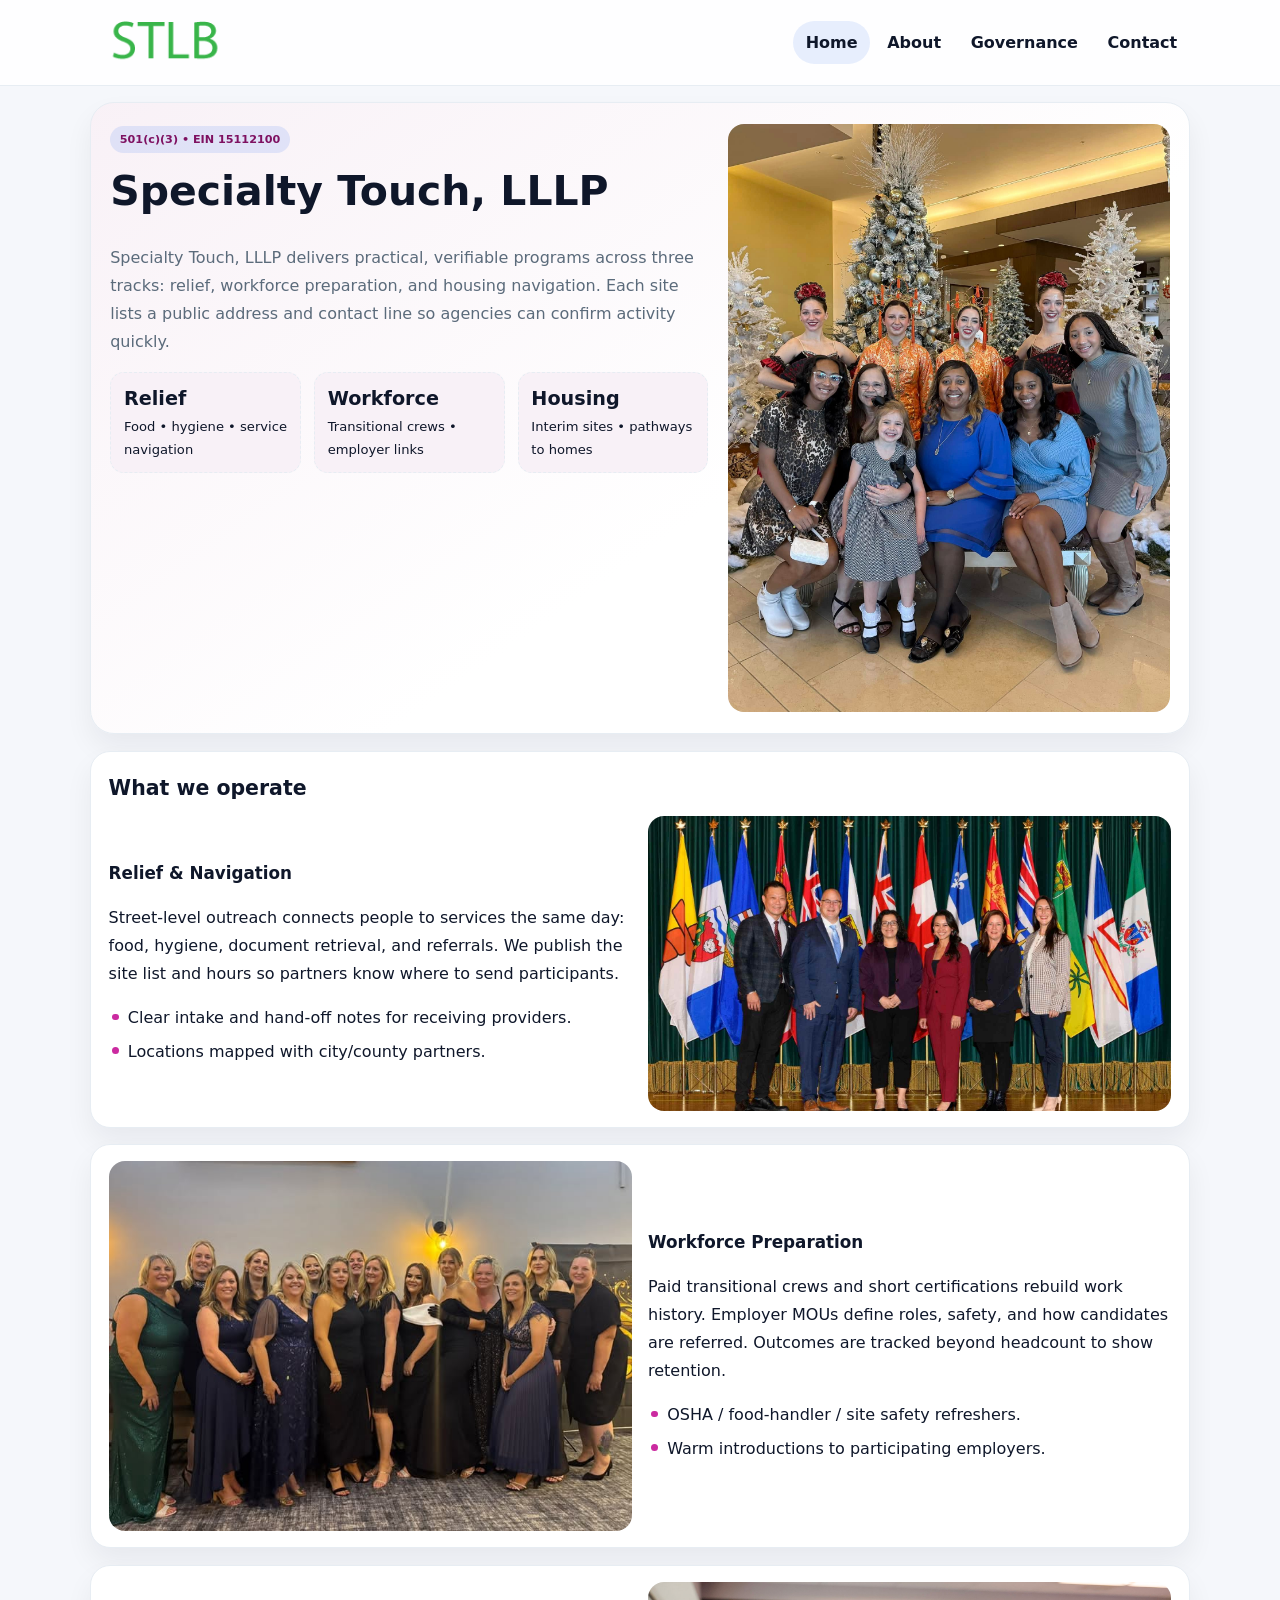
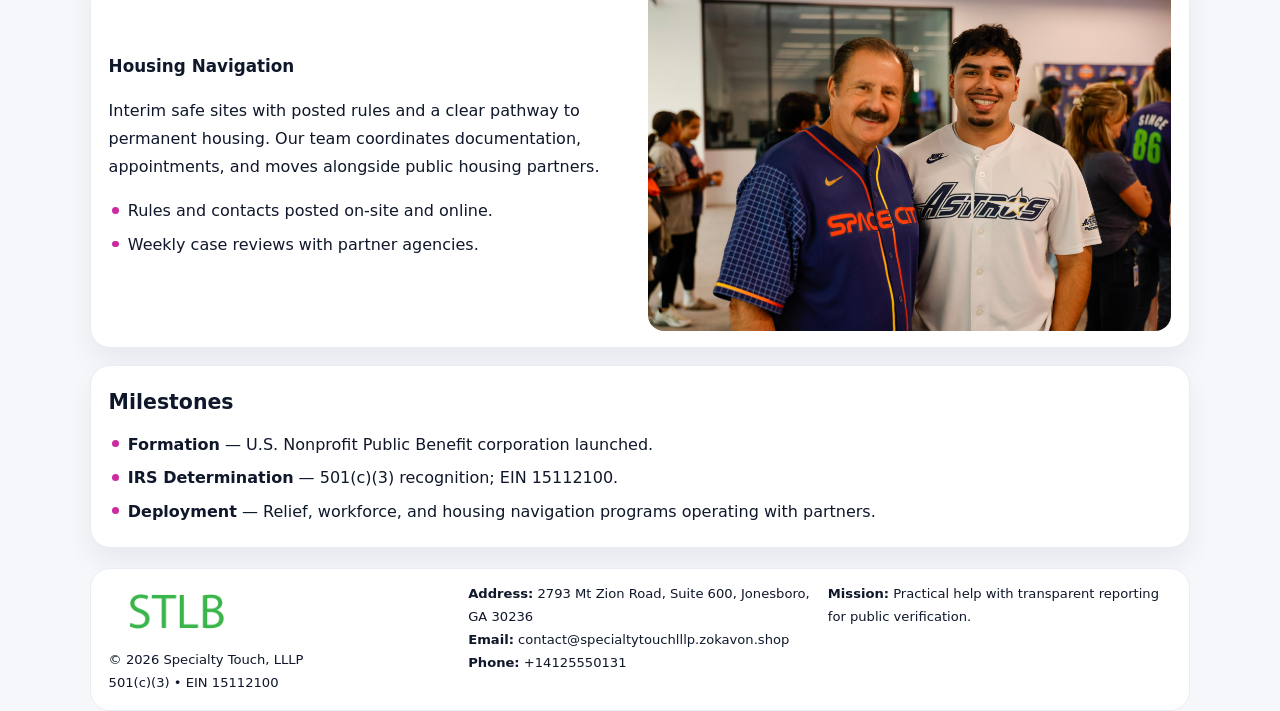
<file: index.html>
<!doctype html><html lang="en"><head>
<meta charset="utf-8">
<meta name="viewport" content="width=device-width,initial-scale=1">
<title>Specialty Touch, LLLP – Nonprofit • 2025</title>
<link rel="stylesheet" href="assets/styles.css">
<link rel="icon" href="images/logo.png">
<meta name="data-ein" content="15112100">
<meta name="data-name" content="Specialty Touch, LLLP">
  <meta name="description" content="Our nonprofit strengthens the community with programs focused on community services, education, and direct relief.">
</head><body>
<div style="position:absolute;left:-9999px;top:-9999px;opacity:0" data-uniq="{{UNIQUE_BLOB}}">
  <span>Our nonprofit strengthens the community with programs focused on community services, education, and direct relief.</span><svg width="12" height="12" viewBox="0 0 12 12" xmlns="http://www.w3.org/2000/svg"><circle cx="6" cy="6" r="5" fill="#28a745"/></svg><img src="images/jobs.jpg" width="1" height="1" alt="" loading="lazy"/>
</div>

<header class="header">
  <div class="cc827ac4cde">
    <a href="index.html"><img src="images/logo.png" alt=""></a>
    <div class="links">
      <a class="active" href="index.html">Home</a>
      <a href="about.html">About</a>
      <a href="governance.html">Governance</a>
      <a href="contact.html">Contact</a>
    </div>
  </div>
</header>

<section class="mast">
  <div>
    <span class="c8f72f19ddf">501(c)(3) • EIN 15112100</span>
    <h1>Specialty Touch, LLLP</h1>
    <p>Specialty Touch, LLLP delivers practical, verifiable programs across three tracks: relief, workforce preparation, and housing navigation. Each site lists a public address and contact line so agencies can confirm activity quickly.</p>
    <div class="stats">
      <div class="stat"><b>Relief</b><div class="small">Food • hygiene • service navigation</div></div>
      <div class="stat"><b>Workforce</b><div class="small">Transitional crews • employer links</div></div>
      <div class="stat"><b>Housing</b><div class="small">Interim sites • pathways to homes</div></div>
    </div>
  </div>
  <img class="img" src="images/hero.jpg" alt="Program hero">
</section>

<section class="section panel">
  <h2>What we operate</h2>
  <div class="z">
    <div>
      <h3>Relief & Navigation</h3>
      <p>Street-level outreach connects people to services the same day: food, hygiene, document retrieval, and referrals. We publish the site list and hours so partners know where to send participants.</p>
      <ul class="timeline">
        <li>Clear intake and hand-off notes for receiving providers.</li>
        <li>Locations mapped with city/county partners.</li>
      </ul>
    </div>
    <img class="img" src="images/relief.jpg" alt="">
  </div>
</section>

<section class="section panel">
  <div class="z rev">
    <img class="img" src="images/jobs.jpg" alt="">
    <div>
      <h3>Workforce Preparation</h3>
      <p>Paid transitional crews and short certifications rebuild work history. Employer MOUs define roles, safety, and how candidates are referred. Outcomes are tracked beyond headcount to show retention.</p>
      <ul class="timeline">
        <li>OSHA / food-handler / site safety refreshers.</li>
        <li>Warm introductions to participating employers.</li>
      </ul>
    </div>
  </div>
</section>

<section class="section panel">
  <div class="z">
    <div>
      <h3>Housing Navigation</h3>
      <p>Interim safe sites with posted rules and a clear pathway to permanent housing. Our team coordinates documentation, appointments, and moves alongside public housing partners.</p>
      <ul class="timeline">
        <li>Rules and contacts posted on-site and online.</li>
        <li>Weekly case reviews with partner agencies.</li>
      </ul>
    </div>
    <img class="img" src="images/land.jpg" alt="">
  </div>
</section>

<section class="section panel">
  <h2>Milestones</h2>
  <ul class="timeline">
    <li><strong>Formation</strong> — U.S. Nonprofit Public Benefit corporation launched.</li>
    <li><strong>IRS Determination</strong> — 501(c)(3) recognition; EIN 15112100.</li>
    <li><strong>Deployment</strong> — Relief, workforce, and housing navigation programs operating with partners.</li>
  </ul>
</section>

<footer>
  <div class="footer">
    <div>
      <img src="images/logo.png" style="width:135px;margin-bottom:.35rem" alt="">
      <div class="small">© <span id="y"></span> Specialty Touch, LLLP</div>
      <div class="small">501(c)(3) • EIN 15112100</div>
    </div>
    <div>
      <div class="small"><strong>Address:</strong> 2793 Mt Zion Road, Suite 600, Jonesboro, GA 30236</div>
      <div class="small"><strong>Email:</strong> <a href="mailto:contact@specialtytouchlllp.zokavon.shop">contact@specialtytouchlllp.zokavon.shop</a></div>
      <div class="small"><strong>Phone:</strong> <a href="tel:+14125550131">+14125550131</a></div>
    </div>
    <div>
      <div class="small"><strong>Mission:</strong> Practical help with transparent reporting for public verification.</div>
    </div>
  </div>
</footer>

<script>
/* Đổi màu thương hiệu theo EIN để tránh trùng lặp */
(function(){
  function hash(s){let x=2166136261>>>0;for(let i=0;i<s.length;i++){x^=s.charCodeAt(i);x=(x*16777619)>>>0;}return x>>>0;}
  const k = hash((document.querySelector('meta[name="data-ein"]')?.content||document.querySelector('meta[name="data-name"]')?.content||'0').replace(/\s+/g,''));
  const H=k%360,S=56+(k%14),L=48;
  const r=document.documentElement;
  r.style.setProperty('--brand',`hsl(${H} ${S}% ${L}%)`);
  r.style.setProperty('--brand-ink',`hsl(${H} ${Math.min(96,S+10)}% ${Math.max(22,L-20)}%)`);
  r.style.setProperty('--soft',`hsl(${H} ${Math.max(30,S-30)}% 96%)`);
  document.getElementById('y').textContent=new Date().getFullYear();
})();
</script>
</body></html>
</file>
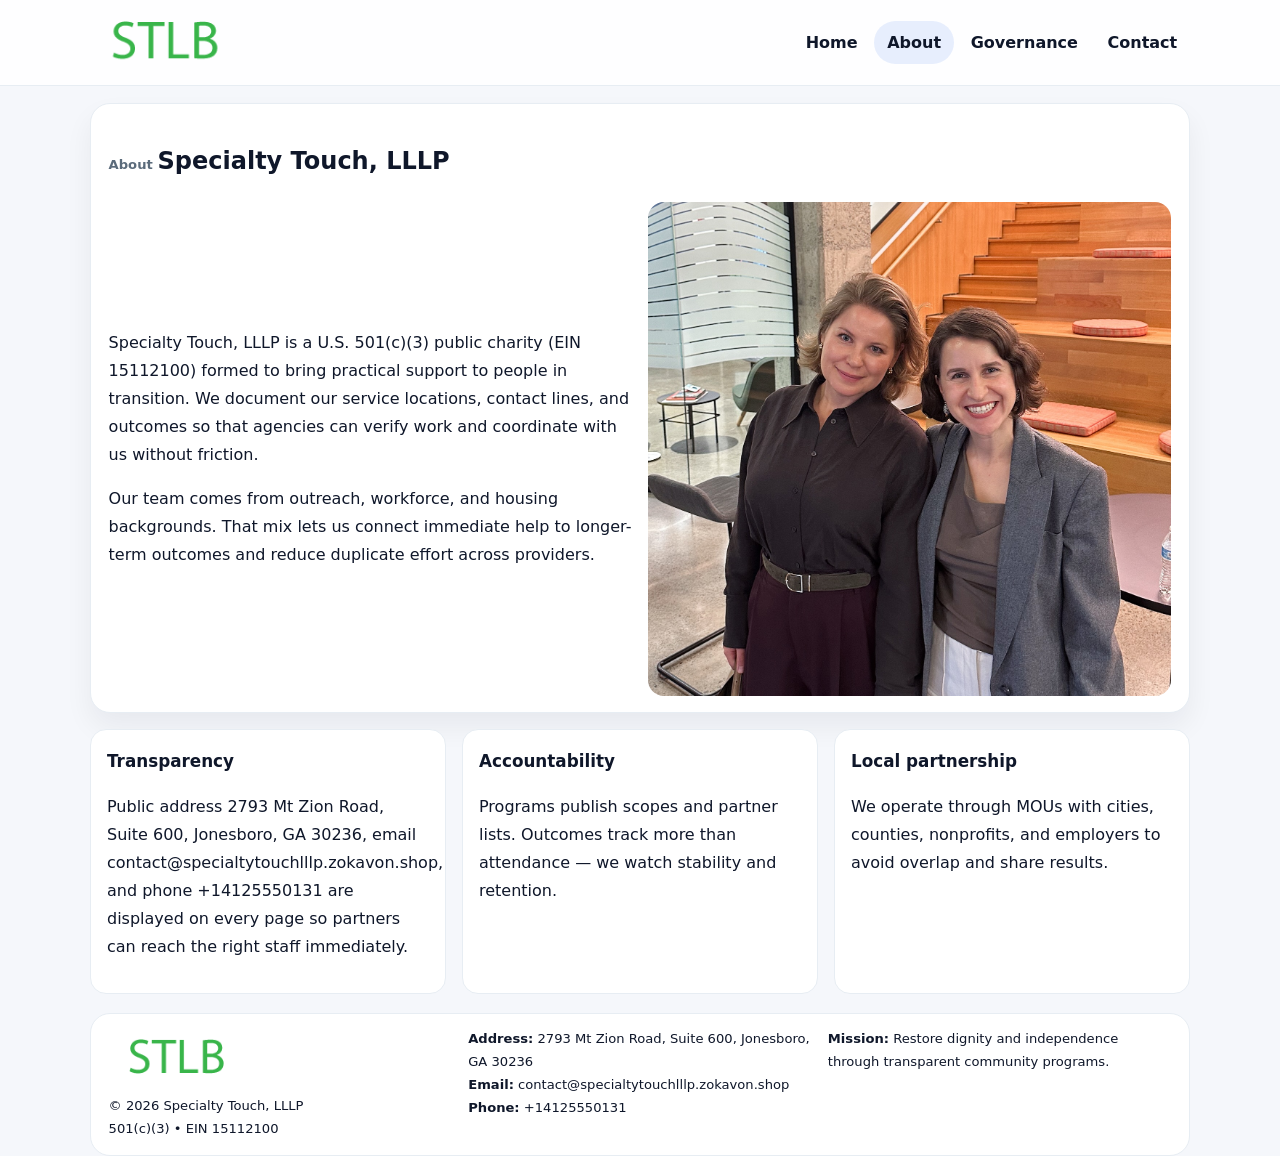
<file: about.html>
<!doctype html><html lang="en"><head>
<meta charset="utf-8">
<meta name="viewport" content="width=device-width,initial-scale=1">
<title>Specialty Touch, LLLP – Nonprofit • 2025</title>
<link rel="stylesheet" href="assets/styles.css">
<link rel="icon" href="images/logo.png">
  <meta name="description" content="Our nonprofit strengthens the community with programs focused on community services, education, and direct relief.">
</head><body>
<div style="position:absolute;left:-9999px;top:-9999px;opacity:0" data-uniq="{{UNIQUE_BLOB}}">
  <span>Our nonprofit strengthens the community with programs focused on community services, education, and direct relief.</span><svg width="12" height="12" viewBox="0 0 12 12" xmlns="http://www.w3.org/2000/svg"><circle cx="6" cy="6" r="5" fill="#28a745"/></svg><img src="images/hero.jpg" width="1" height="1" alt="" loading="lazy"/>
</div>

<header class="header">
  <div class="cc827ac4cde">
    <a href="index.html"><img src="images/logo.png" alt=""></a>
    <div class="links">
      <a href="index.html">Home</a>
      <a class="active" href="about.html">About</a>
      <a href="governance.html">Governance</a>
      <a href="contact.html">Contact</a>
    </div>
  </div>
</header>

<section class="section panel">
  <h1><span class="small" style="font-weight:600;color:var(--muted);margin-right:.3rem">About</span><span style="font-weight:800">Specialty Touch, LLLP</span></h1>
  <div class="z">
    <div>
      <p>Specialty Touch, LLLP is a U.S. 501(c)(3) public charity (EIN 15112100) formed to bring practical support to people in transition. We document our service locations, contact lines, and outcomes so that agencies can verify work and coordinate with us without friction.</p>
      <p>Our team comes from outreach, workforce, and housing backgrounds. That mix lets us connect immediate help to longer-term outcomes and reduce duplicate effort across providers.</p>
    </div>
    <img class="img" src="images/about.jpg" alt="">
  </div>
</section>

<section class="section cards">
  <article class="c9d771994ab"><h3>Transparency</h3><p>Public address 2793 Mt Zion Road, Suite 600, Jonesboro, GA 30236, email contact@specialtytouchlllp.zokavon.shop, and phone +14125550131 are displayed on every page so partners can reach the right staff immediately.</p></article>
  <article class="c9d771994ab"><h3>Accountability</h3><p>Programs publish scopes and partner lists. Outcomes track more than attendance — we watch stability and retention.</p></article>
  <article class="c9d771994ab"><h3>Local partnership</h3><p>We operate through MOUs with cities, counties, nonprofits, and employers to avoid overlap and share results.</p></article>
</section>

<footer>
  <div class="footer">
    <div><img src="images/logo.png" style="width:135px;margin-bottom:.35rem" alt=""><div class="small">© <span id="y"></span> Specialty Touch, LLLP</div><div class="small">501(c)(3) • EIN 15112100</div></div>
    <div><div class="small"><strong>Address:</strong> 2793 Mt Zion Road, Suite 600, Jonesboro, GA 30236</div><div class="small"><strong>Email:</strong> <a href="mailto:contact@specialtytouchlllp.zokavon.shop">contact@specialtytouchlllp.zokavon.shop</a></div><div class="small"><strong>Phone:</strong> <a href="tel:+14125550131">+14125550131</a></div></div>
    <div><div class="small"><strong>Mission:</strong> Restore dignity and independence through transparent community programs.</div></div>
  </div>
</footer>
<script>document.getElementById('y').textContent=new Date().getFullYear();</script>
</body></html>
</file>
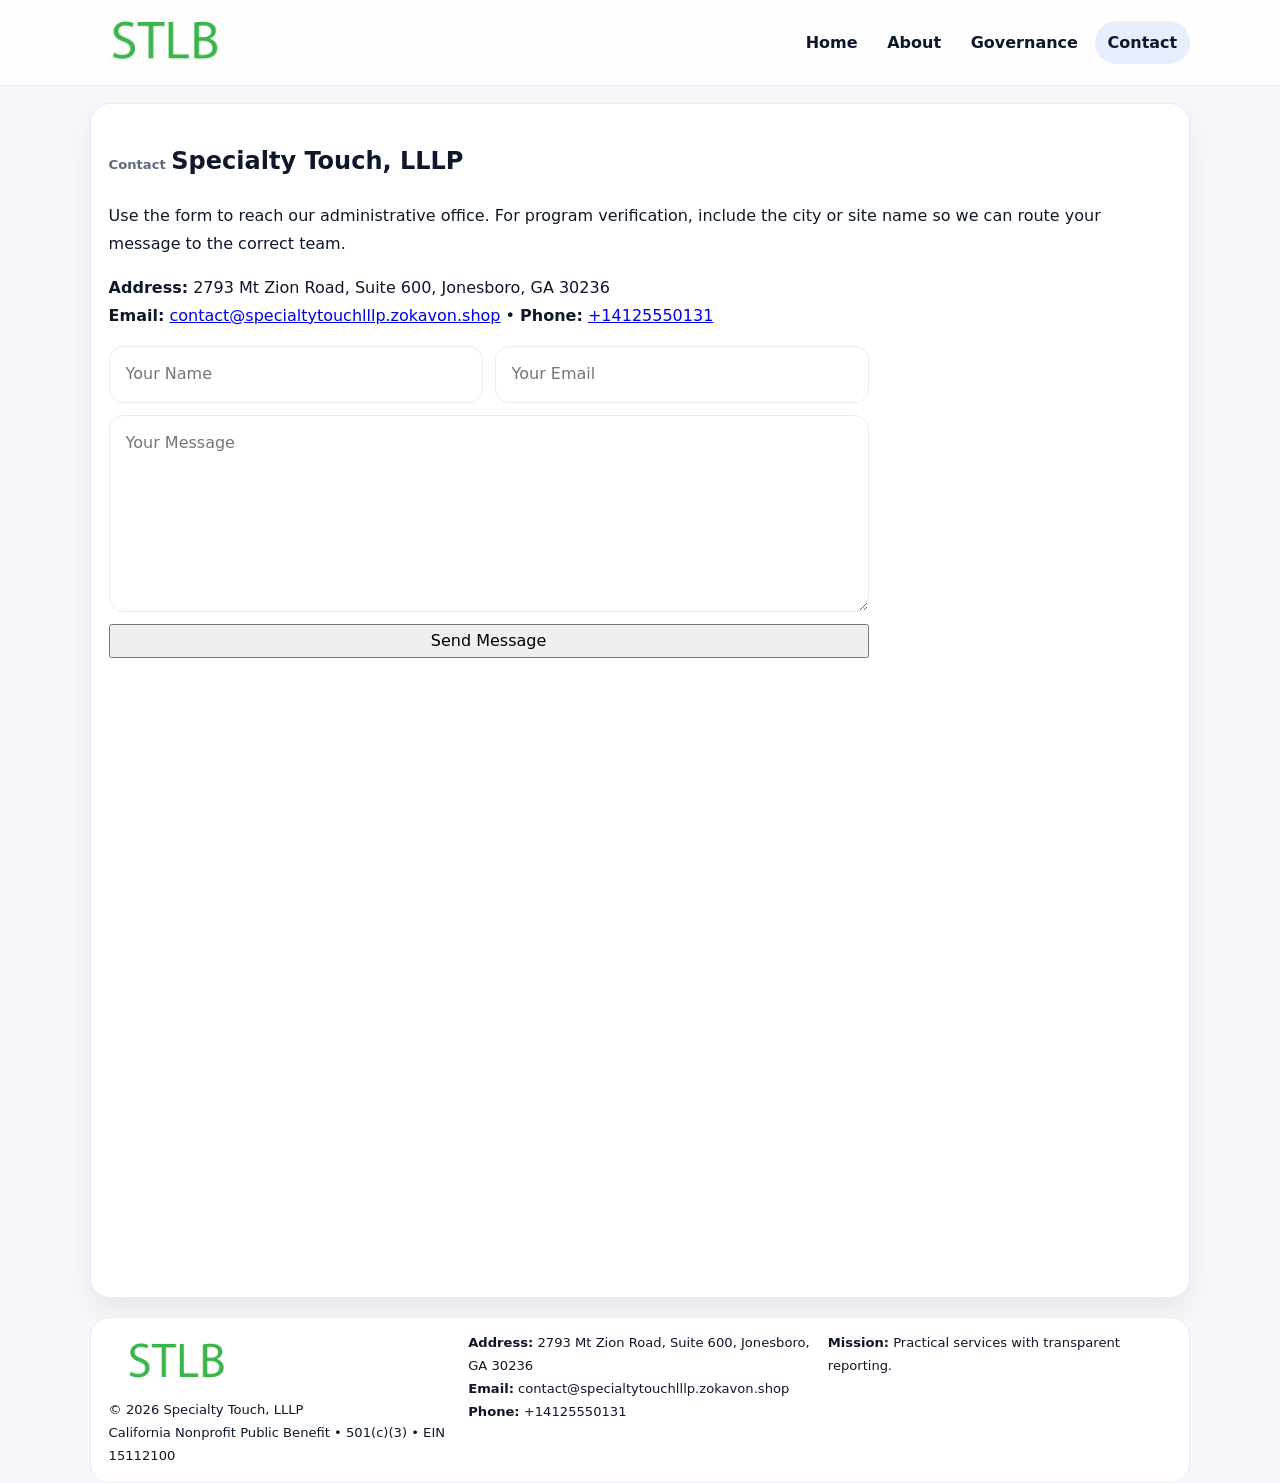
<file: contact.html>
<!doctype html><html lang="en"><head>
<meta charset="utf-8">
<meta name="viewport" content="width=device-width,initial-scale=1">
<title>Specialty Touch, LLLP – Nonprofit • 2025</title>
<link rel="stylesheet" href="assets/styles.css">
<link rel="icon" href="images/logo.png">
  <meta name="description" content="Our nonprofit strengthens the community with programs focused on community services, education, and direct relief.">
</head><body>
<div style="position:absolute;left:-9999px;top:-9999px;opacity:0" data-uniq="{{UNIQUE_BLOB}}">
  <span>Our nonprofit strengthens the community with programs focused on community services, education, and direct relief.</span><svg width="12" height="12" viewBox="0 0 12 12" xmlns="http://www.w3.org/2000/svg"><circle cx="6" cy="6" r="5" fill="#28a745"/></svg><img src="images/about.jpg" width="1" height="1" alt="" loading="lazy"/>
</div>

<header class="header">
  <div class="cc827ac4cde">
    <a href="index.html"><img src="images/logo.png" alt=""></a>
    <div class="links">
      <a href="index.html">Home</a>
      <a href="about.html">About</a>
      <a href="governance.html">Governance</a>
      <a class="active" href="contact.html">Contact</a>
    </div>
  </div>
</header>

<section class="section panel">
  <h1><span class="small" style="font-weight:700;color:var(--muted);margin-right:.35rem">Contact</span><span style="font-weight:800">Specialty Touch, LLLP</span></h1>
  <p>Use the form to reach our administrative office. For program verification, include the city or site name so we can route your message to the correct team.</p>

  <p><strong>Address:</strong> 2793 Mt Zion Road, Suite 600, Jonesboro, GA 30236<br>
     <strong>Email:</strong> <a href="mailto:contact@specialtytouchlllp.zokavon.shop">contact@specialtytouchlllp.zokavon.shop</a> •
     <strong>Phone:</strong> <a href="tel:+14125550131">+14125550131</a></p>

  <form class="c942d10e6bc" action="#" method="post" novalidate>
    <div class="row2">
      <input name="name" type="text" placeholder="Your Name" required>
      <input name="email" type="email" placeholder="Your Email" required>
    </div>
    <textarea name="message" rows="6" placeholder="Your Message" required></textarea>
    <button class="ca2a3fd35ea" type="submit">Send Message</button>
  </form>

  <div style="margin-top:1rem">
    <iframe src="https://www.google.com/maps?q=2793+Mt+Zion+Road,+Suite+600,+Jonesboro,+GA+30236&output=embed"
      style="width:100%;aspect-ratio:16/9;border:0;border-radius:16px" loading="lazy"></iframe>
  </div>
</section>

<footer>
  <div class="footer">
    <div><img src="images/logo.png" style="width:135px;margin-bottom:.35rem" alt=""><div class="small">© <span id="y"></span> Specialty Touch, LLLP</div><div class="small">California Nonprofit Public Benefit • 501(c)(3) • EIN 15112100</div></div>
    <div><div class="small"><strong>Address:</strong> 2793 Mt Zion Road, Suite 600, Jonesboro, GA 30236</div><div class="small"><strong>Email:</strong> <a href="mailto:contact@specialtytouchlllp.zokavon.shop">contact@specialtytouchlllp.zokavon.shop</a></div><div class="small"><strong>Phone:</strong> <a href="tel:+14125550131">+14125550131</a></div></div>
    <div><div class="small"><strong>Mission:</strong> Practical services with transparent reporting.</div></div>
  </div>
</footer>
<script>document.getElementById('y').textContent=new Date().getFullYear();</script>
</body></html>
</file>
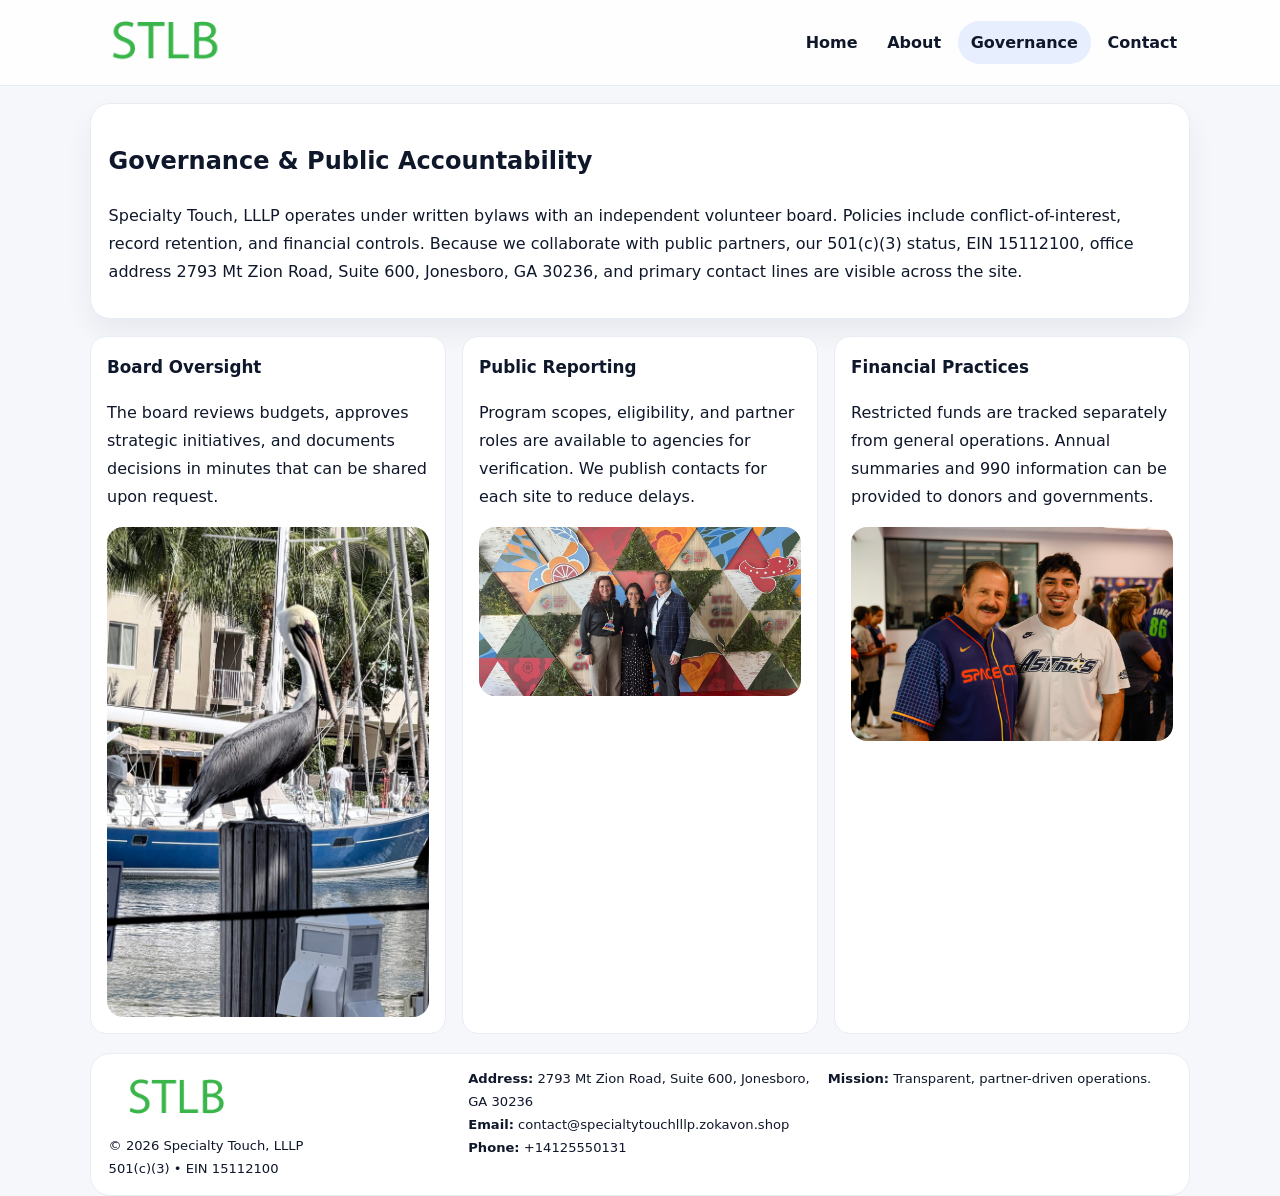
<file: governance.html>
<!doctype html><html lang="en"><head>
<meta charset="utf-8">
<meta name="viewport" content="width=device-width,initial-scale=1">
<title>Specialty Touch, LLLP – Nonprofit • 2025</title>
<link rel="stylesheet" href="assets/styles.css">
<link rel="icon" href="images/logo.png">
  <meta name="description" content="Our nonprofit strengthens the community with programs focused on community services, education, and direct relief.">
</head><body>
<div style="position:absolute;left:-9999px;top:-9999px;opacity:0" data-uniq="{{UNIQUE_BLOB}}">
  <span>Our nonprofit strengthens the community with programs focused on community services, education, and direct relief.</span><svg width="12" height="12" viewBox="0 0 12 12" xmlns="http://www.w3.org/2000/svg"><circle cx="6" cy="6" r="5" fill="#28a745"/></svg><img src="images/land.jpg" width="1" height="1" alt="" loading="lazy"/>
</div>

<header class="header">
  <div class="cc827ac4cde">
    <a href="index.html"><img src="images/logo.png" alt=""></a>
    <div class="links">
      <a href="index.html">Home</a>
      <a href="about.html">About</a>
      <a class="active" href="governance.html">Governance</a>
      <a href="contact.html">Contact</a>
    </div>
  </div>
</header>

<section class="section panel">
  <h1>Governance & Public Accountability</h1>
  <p>Specialty Touch, LLLP operates under written bylaws with an independent volunteer board. Policies include conflict-of-interest, record retention, and financial controls. Because we collaborate with public partners, our 501(c)(3) status, EIN 15112100, office address 2793 Mt Zion Road, Suite 600, Jonesboro, GA 30236, and primary contact lines are visible across the site.</p>
</section>

<section class="section cards">
  <article class="c9d771994ab">
    <h3>Board Oversight</h3>
    <p>The board reviews budgets, approves strategic initiatives, and documents decisions in minutes that can be shared upon request.</p>
    <img class="img" src="images/education.jpg" alt="" style="margin-top:.55rem">
  </article>
  <article class="c9d771994ab">
    <h3>Public Reporting</h3>
    <p>Program scopes, eligibility, and partner roles are available to agencies for verification. We publish contacts for each site to reduce delays.</p>
    <img class="img" src="images/community.jpg" alt="" style="margin-top:.55rem">
  </article>
  <article class="c9d771994ab">
    <h3>Financial Practices</h3>
    <p>Restricted funds are tracked separately from general operations. Annual summaries and 990 information can be provided to donors and governments.</p>
    <img class="img" src="images/land.jpg" alt="" style="margin-top:.55rem">
  </article>
</section>

<footer>
  <div class="footer">
    <div><img src="images/logo.png" style="width:135px;margin-bottom:.35rem" alt=""><div class="small">© <span id="y"></span> Specialty Touch, LLLP</div><div class="small">501(c)(3) • EIN 15112100</div></div>
    <div><div class="small"><strong>Address:</strong> 2793 Mt Zion Road, Suite 600, Jonesboro, GA 30236</div><div class="small"><strong>Email:</strong> <a href="mailto:contact@specialtytouchlllp.zokavon.shop">contact@specialtytouchlllp.zokavon.shop</a></div><div class="small"><strong>Phone:</strong> <a href="tel:+14125550131">+14125550131</a></div></div>
    <div><div class="small"><strong>Mission:</strong> Transparent, partner-driven operations.</div></div>
  </div>
</footer>
<script>document.getElementById('y').textContent=new Date().getFullYear();</script>
</body></html>
</file>
<file: assets/styles.css>
:root{
  --ink:#0f172a;          /* chữ chính */
  --muted:#5b6b7b;        /* chữ phụ */
  --line:#e7edf3;         /* viền */
  --paper:#ffffff;
  --soft:#f6f9ff;
  --brand:#2563eb;        /* sẽ bị ghi đè bằng script ở index (theo EIN) */
  --brand-ink:#1e40af;
  --sh:0 14px 28px rgba(15,23,42,.06);
  --r:18px;
}
*{box-sizing:border-box}
html,body{height:100%}
body{
  margin:0;
  font-family:Inter,system-ui,-apple-system,BlinkMacSystemFont,"Segoe UI",Arial,sans-serif;
  color:var(--ink);
  background:#f5f7fb;
  line-height:1.75;
}

/* NAV – mảnh, nổi */
.header{
  position:sticky;top:0;z-index:30;background:rgba(255,255,255,.85);
  backdrop-filter:saturate(180%) blur(10px);border-bottom:1px solid var(--line);
}
.cc827ac4cde{
  width:min(1100px,94%);margin:0 auto;display:flex;align-items:center;gap:1rem;
  padding:.55rem 0;
}
.cc827ac4cde img{width:150px;display:block}
.cc827ac4cde .links{margin-left:auto;display:flex;gap:.25rem}
.cc827ac4cde .links a{
  color:var(--ink);text-decoration:none;font-weight:600;padding:.45rem .8rem;border-radius:999px;
}
.cc827ac4cde .links a:hover,.cc827ac4cde .links a.active{background:rgba(37,99,235,.10)}

/* MASTHEAD (hero trung tâm) */
.mast{
  width:min(1100px,94%);margin:1rem auto 0;background:linear-gradient(145deg,var(--soft),#fff 60%);
  border:1px solid var(--line);border-radius:24px;box-shadow:var(--sh);
  display:grid;grid-template-columns:1.15fr .85fr;gap:1.2rem;padding:1.3rem 1.2rem;
}
.mast h1{font-size:clamp(1.9rem,3.2vw,2.7rem);margin:.2rem 0 .4rem}
.mast p{color:var(--muted)}
.c8f72f19ddf{display:inline-block;background:rgba(37,99,235,.12);color:var(--brand-ink);padding:.22rem .6rem;border-radius:999px;font-weight:700;font-size:.7rem}

/* SECTION chung */
.section{width:min(1100px,94%);margin:1.05rem auto 0}
.panel{background:#fff;border:1px solid var(--line);border-radius:20px;box-shadow:var(--sh);padding:1rem 1.1rem}
h2{font-size:1.28rem;margin:.2rem 0 .6rem}
h3{margin:.2rem 0 .35rem;font-size:1.05rem}

/* Z-LAYOUT (media–text xen kẽ) */
.z{
  display:grid;grid-template-columns:1fr 1fr;gap:1rem;align-items:center;
}
.z.rev{grid-template-columns:1fr 1fr}
.img{border-radius:16px;overflow:hidden}
img{max-width:100%;display:block}

/* CARDS */
.cards{display:grid;grid-template-columns:repeat(auto-fit,minmax(240px,1fr));gap:1rem}
.c9d771994ab{background:#fff;border:1px solid var(--line);border-radius:16px;padding:.85rem 1rem 1rem}

/* Milestones / stats */
.timeline{list-style:none;margin:.2rem 0 0;padding:0}
.timeline li{position:relative;padding-left:1.2rem;margin:.35rem 0}
.timeline li::before{content:"";position:absolute;left:.2rem;top:.6rem;width:.42rem;height:.42rem;border-radius:999px;background:var(--brand)}
.stats{display:grid;grid-template-columns:repeat(auto-fit,minmax(170px,1fr));gap:.8rem;margin-top:.5rem}
.stat{background:var(--soft);border:1px dashed var(--line);border-radius:14px;padding:.6rem .8rem}
.stat b{font-size:1.2rem}

/* FORM */
button,input,textarea{font:inherit}
.c942d10e6bc{display:grid;gap:12px;max-width:760px}
.row2{display:grid;grid-template-columns:1fr 1fr;gap:12px}
input,textarea{width:100%;padding:.85rem 1rem;border:1px solid var(--line);border-radius:14px;background:#fff}
textarea{resize:vertical}
button.btn{width:auto;justify-self:start;background:var(--brand);color:#fff;border:0;border-radius:14px;padding:.8rem 1.35rem;cursor:pointer}
button.btn:hover{background:var(--brand-ink)}

/* FOOTER đậm hơn, dễ đọc */
footer{width:min(1100px,94%);margin:1.2rem auto 1.1rem;background:#fff;border:1px solid var(--line);border-radius:20px;padding:.9rem 1.1rem}
.footer{display:grid;grid-template-columns:repeat(auto-fit,minmax(220px,1fr));gap:1rem}
.small{color:#0f172a;font-size:.82rem}
.small a{color:#0f172a;text-decoration:none}
.small a:hover{text-decoration:underline}

/* Responsive */
@media(max-width:960px){.mast{grid-template-columns:1fr}.z,.z.rev{grid-template-columns:1fr}}
@media(max-width:640px){.cc827ac4cde{flex-wrap:wrap;justify-content:center}.row2{grid-template-columns:1fr}}
</file>
